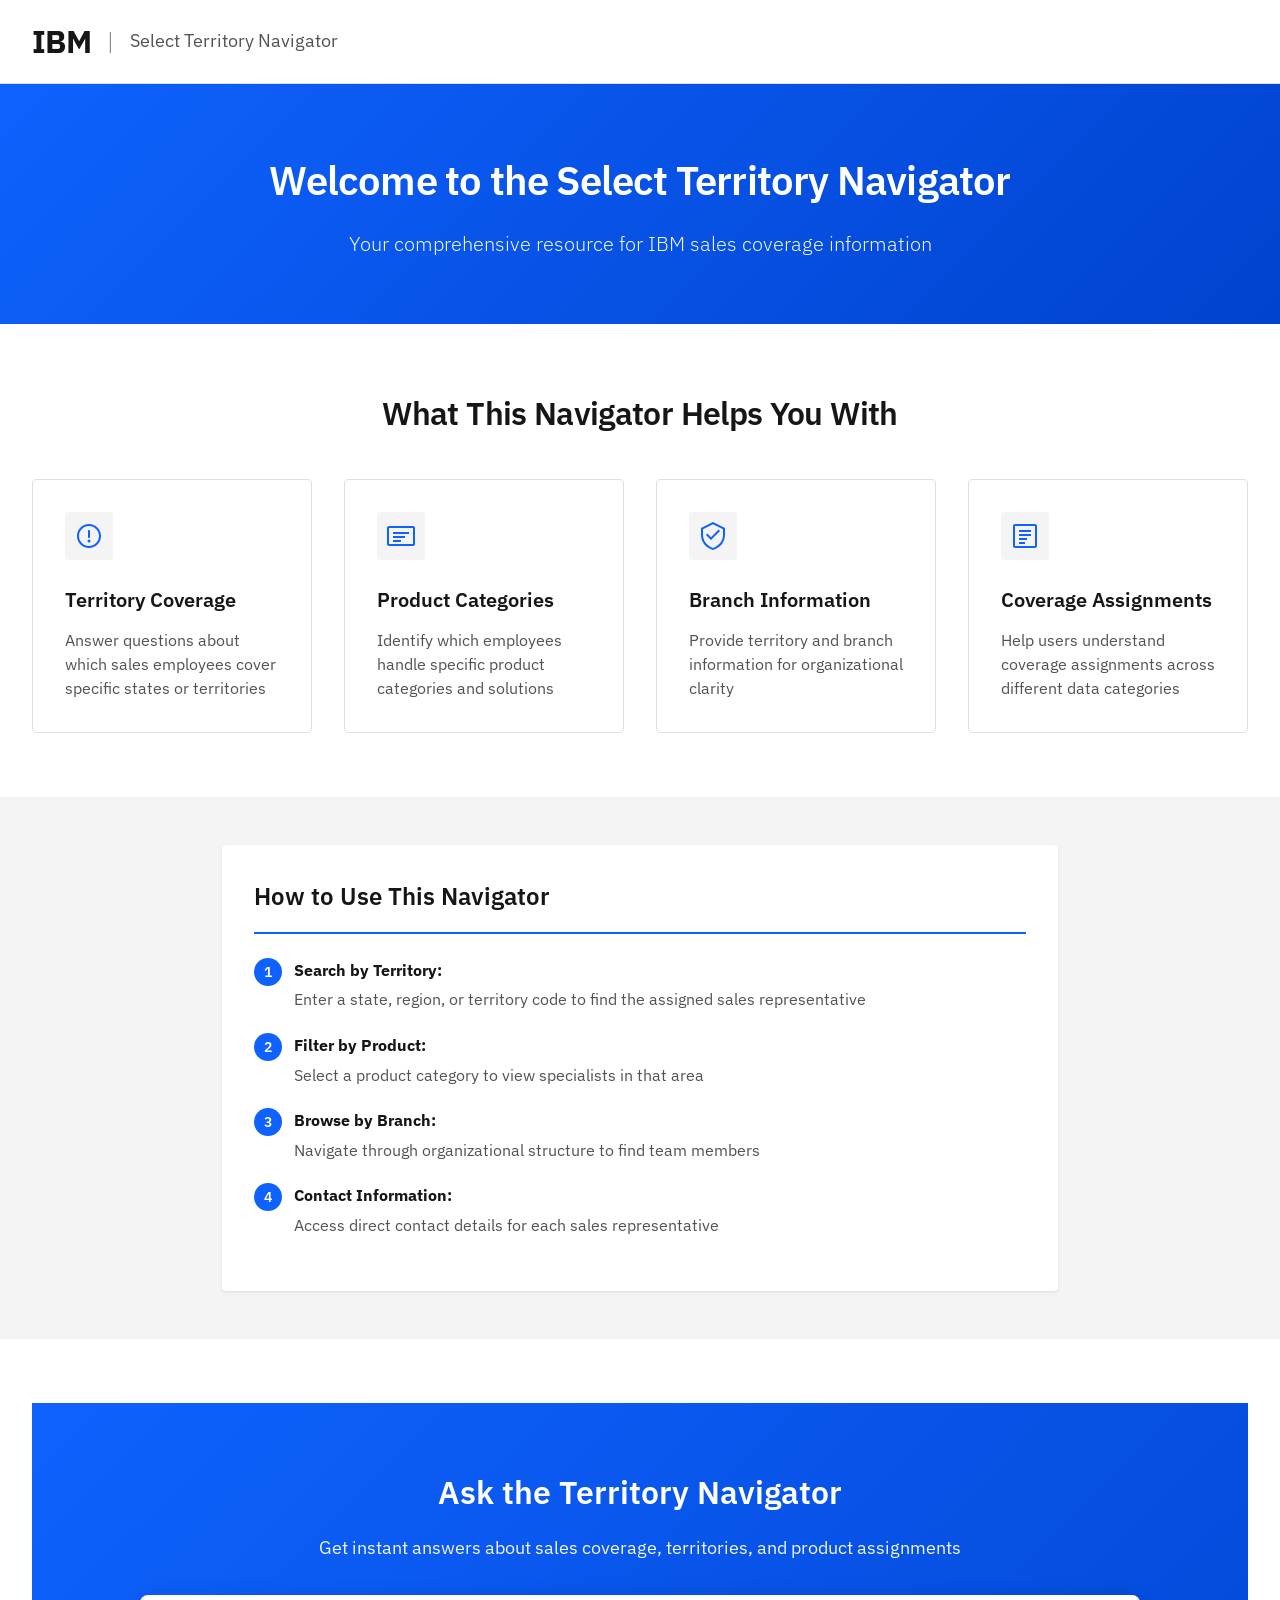
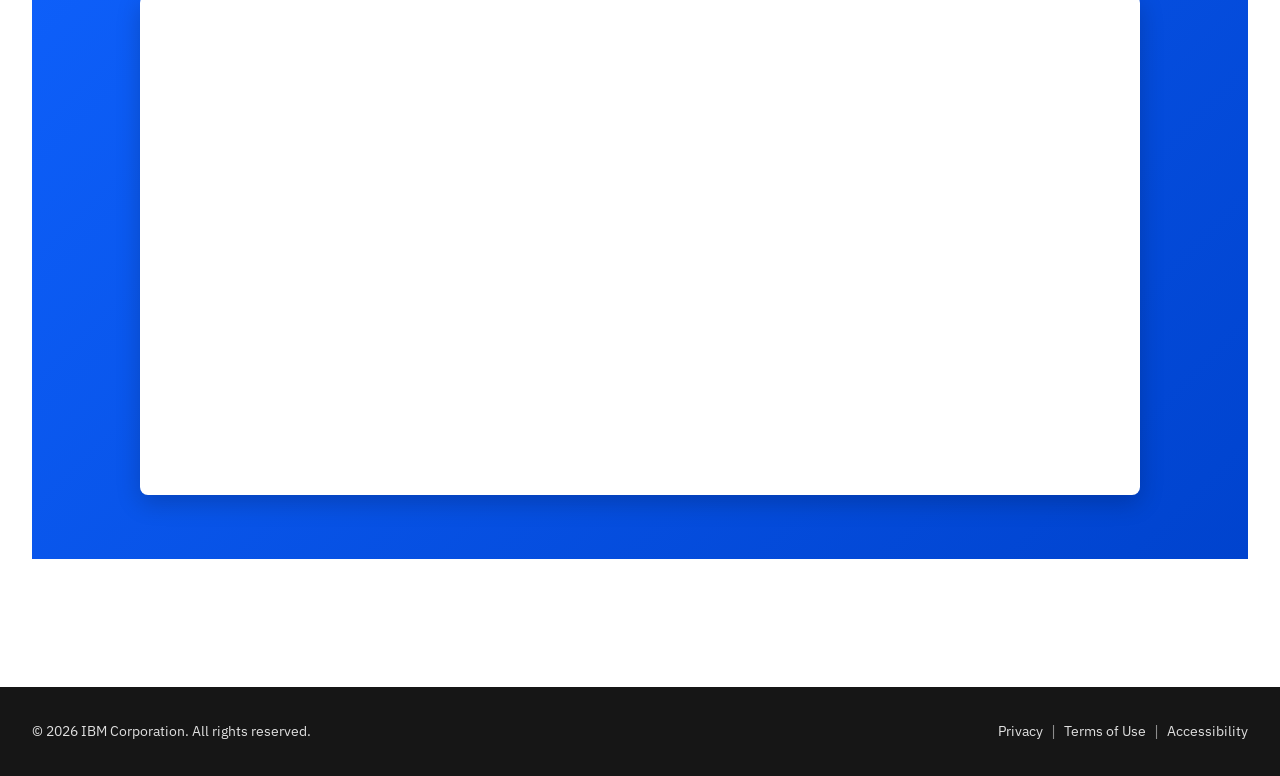
<file: Select T Coverage Bob/index.html>
<!DOCTYPE html>
<html lang="en">
<head>
    <meta charset="UTF-8">
    <meta name="viewport" content="width=device-width, initial-scale=1.0">
    <title>IBM Select Territory Navigator</title>
    <link rel="stylesheet" href="styles.css">
    <link rel="preconnect" href="https://fonts.googleapis.com">
    <link rel="preconnect" href="https://fonts.gstatic.com" crossorigin>
    <link href="https://fonts.googleapis.com/css2?family=IBM+Plex+Sans:wght@300;400;500;600;700&display=swap" rel="stylesheet">
</head>
<body>
    <!-- Header -->
    <header class="header">
        <div class="container">
            <div class="header-content">
                <div class="logo-section">
                    <h1 class="logo">IBM</h1>
                    <span class="divider">|</span>
                    <span class="tagline">Select Territory Navigator</span>
                </div>
            </div>
        </div>
    </header>

    <!-- Hero Section -->
    <section class="hero">
        <div class="container">
            <h2 class="hero-title">Welcome to the Select Territory Navigator</h2>
            <p class="hero-subtitle">Your comprehensive resource for IBM sales coverage information</p>
        </div>
    </section>

    <!-- Main Content -->
    <main class="main-content">
        <div class="container">
            <!-- Description Section -->
            <section class="description-section">
                <h3 class="section-title">What This Navigator Helps You With</h3>
                <div class="features-grid">
                    <div class="feature-card">
                        <div class="feature-icon">
                            <svg width="32" height="32" viewBox="0 0 32 32" fill="none" xmlns="http://www.w3.org/2000/svg">
                                <path d="M16 4C9.4 4 4 9.4 4 16C4 22.6 9.4 28 16 28C22.6 28 28 22.6 28 16C28 9.4 22.6 4 16 4ZM16 26C10.5 26 6 21.5 6 16C6 10.5 10.5 6 16 6C21.5 6 26 10.5 26 16C26 21.5 21.5 26 16 26Z" fill="#0F62FE"/>
                                <path d="M16 10C15.4 10 15 10.4 15 11V17C15 17.6 15.4 18 16 18C16.6 18 17 17.6 17 17V11C17 10.4 16.6 10 16 10Z" fill="#0F62FE"/>
                                <circle cx="16" cy="21" r="1.5" fill="#0F62FE"/>
                            </svg>
                        </div>
                        <h4 class="feature-title">Territory Coverage</h4>
                        <p class="feature-description">Answer questions about which sales employees cover specific states or territories</p>
                    </div>

                    <div class="feature-card">
                        <div class="feature-icon">
                            <svg width="32" height="32" viewBox="0 0 32 32" fill="none" xmlns="http://www.w3.org/2000/svg">
                                <path d="M28 6H4C2.9 6 2 6.9 2 8V24C2 25.1 2.9 26 4 26H28C29.1 26 30 25.1 30 24V8C30 6.9 29.1 6 28 6ZM28 24H4V8H28V24Z" fill="#0F62FE"/>
                                <path d="M8 12H24V14H8V12Z" fill="#0F62FE"/>
                                <path d="M8 16H20V18H8V16Z" fill="#0F62FE"/>
                                <path d="M8 20H16V22H8V20Z" fill="#0F62FE"/>
                            </svg>
                        </div>
                        <h4 class="feature-title">Product Categories</h4>
                        <p class="feature-description">Identify which employees handle specific product categories and solutions</p>
                    </div>

                    <div class="feature-card">
                        <div class="feature-icon">
                            <svg width="32" height="32" viewBox="0 0 32 32" fill="none" xmlns="http://www.w3.org/2000/svg">
                                <path d="M16 2L4 8V15C4 22 9 28.1 16 30C23 28.1 28 22 28 15V8L16 2ZM26 15C26 20.5 22.2 25.7 16 27.9C9.8 25.7 6 20.5 6 15V9.3L16 4.2L26 9.3V15Z" fill="#0F62FE"/>
                                <path d="M14 20L9 15L10.4 13.6L14 17.2L21.6 9.6L23 11L14 20Z" fill="#0F62FE"/>
                            </svg>
                        </div>
                        <h4 class="feature-title">Branch Information</h4>
                        <p class="feature-description">Provide territory and branch information for organizational clarity</p>
                    </div>

                    <div class="feature-card">
                        <div class="feature-icon">
                            <svg width="32" height="32" viewBox="0 0 32 32" fill="none" xmlns="http://www.w3.org/2000/svg">
                                <path d="M26 4H6C4.9 4 4 4.9 4 6V26C4 27.1 4.9 28 6 28H26C27.1 28 28 27.1 28 26V6C28 4.9 27.1 4 26 4ZM26 26H6V6H26V26Z" fill="#0F62FE"/>
                                <path d="M10 10H22V12H10V10Z" fill="#0F62FE"/>
                                <path d="M10 14H22V16H10V14Z" fill="#0F62FE"/>
                                <path d="M10 18H18V20H10V18Z" fill="#0F62FE"/>
                                <path d="M10 22H16V24H10V22Z" fill="#0F62FE"/>
                            </svg>
                        </div>
                        <h4 class="feature-title">Coverage Assignments</h4>
                        <p class="feature-description">Help users understand coverage assignments across different data categories</p>
                    </div>
                </div>
            </section>

            <!-- Information Section -->
            <section class="info-section">
                <div class="info-grid">
                    <div class="info-card">
                        <h3 class="info-title">How to Use This Navigator</h3>
                        <div class="info-content">
                            <ol class="instruction-list">
                                <li>
                                    <strong>Search by Territory:</strong> Enter a state, region, or territory code to find the assigned sales representative
                                </li>
                                <li>
                                    <strong>Filter by Product:</strong> Select a product category to view specialists in that area
                                </li>
                                <li>
                                    <strong>Browse by Branch:</strong> Navigate through organizational structure to find team members
                                </li>
                                <li>
                                    <strong>Contact Information:</strong> Access direct contact details for each sales representative
                                </li>
                            </ol>
                        </div>
                    </div>

                </div>
            </section>

            <!-- Chat Section -->
            <section class="chat-section">
                <div class="chat-container">
                    <h3 class="chat-title">Ask the Territory Navigator</h3>
                    <p class="chat-description">Get instant answers about sales coverage, territories, and product assignments</p>
                    <div id="root" class="chat-widget"></div>
                </div>
            </section>
        </div>
    </main>

    <!-- Footer -->
    <footer class="footer">
        <div class="container">
            <div class="footer-content">
                <p class="footer-text">&copy; 2026 IBM Corporation. All rights reserved.</p>
                <div class="footer-links">
                    <a href="#" class="footer-link">Privacy</a>
                    <span class="footer-separator">|</span>
                    <a href="#" class="footer-link">Terms of Use</a>
                    <span class="footer-separator">|</span>
                    <a href="#" class="footer-link">Accessibility</a>
                </div>
            </div>
        </div>
    </footer>

    <script>
      window.wxOConfiguration = {
        orchestrationID: "20250515-0842-1296-007a-e0e811607ceb_20250515-2143-5278-0081-5721aa0b2cb4",
        hostURL: "https://dl.watson-orchestrate.ibm.com",
        rootElementID: "root",
        chatOptions: {
            agentId: "558312fe-7895-41c2-8be8-000401b7cddb",
        }
      };
      setTimeout(function () {
        const script = document.createElement('script');
        script.src = `${window.wxOConfiguration.hostURL}/wxochat/wxoLoader.js?embed=true`;
        script.addEventListener('load', function () {
            wxoLoader.init();
        });
        document.head.appendChild(script);
      }, 0);
    </script>
</body>
</html>
</file>
<file: Select T Coverage Bob/styles.css>
/* IBM Brand Colors */
:root {
    --ibm-blue: #0F62FE;
    --ibm-blue-dark: #0043CE;
    --ibm-blue-light: #4589FF;
    --ibm-gray-10: #F4F4F4;
    --ibm-gray-20: #E0E0E0;
    --ibm-gray-50: #8D8D8D;
    --ibm-gray-70: #525252;
    --ibm-gray-90: #262626;
    --ibm-gray-100: #161616;
    --white: #FFFFFF;
    --text-primary: #161616;
    --text-secondary: #525252;
}

/* Reset and Base Styles */
* {
    margin: 0;
    padding: 0;
    box-sizing: border-box;
}

body {
    font-family: 'IBM Plex Sans', -apple-system, BlinkMacSystemFont, 'Segoe UI', Roboto, 'Helvetica Neue', Arial, sans-serif;
    line-height: 1.6;
    color: var(--text-primary);
    background-color: var(--white);
    -webkit-font-smoothing: antialiased;
    -moz-osx-font-smoothing: grayscale;
}

.container {
    max-width: 1280px;
    margin: 0 auto;
    padding: 0 2rem;
}

/* Header */
.header {
    background-color: var(--white);
    border-bottom: 1px solid var(--ibm-gray-20);
    padding: 1rem 0;
    position: sticky;
    top: 0;
    z-index: 1000;
    box-shadow: 0 1px 2px rgba(0, 0, 0, 0.05);
}

.header-content {
    display: flex;
    align-items: center;
    justify-content: space-between;
}

.logo-section {
    display: flex;
    align-items: center;
    gap: 1rem;
}

.logo {
    font-size: 2rem;
    font-weight: 700;
    color: var(--text-primary);
    letter-spacing: -0.02em;
}

.divider {
    color: var(--ibm-gray-50);
    font-size: 1.5rem;
    font-weight: 300;
}

.tagline {
    font-size: 1.125rem;
    font-weight: 400;
    color: var(--text-secondary);
}

/* Hero Section */
.hero {
    background: linear-gradient(135deg, var(--ibm-blue) 0%, var(--ibm-blue-dark) 100%);
    color: var(--white);
    padding: 4rem 0;
    text-align: center;
}

.hero-title {
    font-size: 2.5rem;
    font-weight: 600;
    margin-bottom: 1rem;
    letter-spacing: -0.02em;
}

.hero-subtitle {
    font-size: 1.25rem;
    font-weight: 300;
    opacity: 0.95;
    max-width: 600px;
    margin: 0 auto;
}

/* Main Content */
.main-content {
    padding: 4rem 0;
}

/* Description Section */
.description-section {
    margin-bottom: 4rem;
}

.section-title {
    font-size: 2rem;
    font-weight: 600;
    color: var(--text-primary);
    margin-bottom: 2.5rem;
    text-align: center;
    letter-spacing: -0.02em;
}

.features-grid {
    display: grid;
    grid-template-columns: repeat(auto-fit, minmax(280px, 1fr));
    gap: 2rem;
    margin-top: 2rem;
}

.feature-card {
    background: var(--white);
    border: 1px solid var(--ibm-gray-20);
    border-radius: 4px;
    padding: 2rem;
    transition: all 0.3s ease;
}

.feature-card:hover {
    border-color: var(--ibm-blue);
    box-shadow: 0 4px 12px rgba(15, 98, 254, 0.1);
    transform: translateY(-2px);
}

.feature-icon {
    width: 48px;
    height: 48px;
    display: flex;
    align-items: center;
    justify-content: center;
    background-color: var(--ibm-gray-10);
    border-radius: 4px;
    margin-bottom: 1.5rem;
}

.feature-title {
    font-size: 1.25rem;
    font-weight: 600;
    color: var(--text-primary);
    margin-bottom: 0.75rem;
}

.feature-description {
    font-size: 1rem;
    color: var(--text-secondary);
    line-height: 1.5;
}

/* Information Section */
.info-section {
    background-color: var(--ibm-gray-10);
    padding: 3rem 0;
    margin: 4rem -2rem;
}

.info-grid {
    display: grid;
    grid-template-columns: 1fr;
    max-width: 900px;
    margin: 0 auto;
    gap: 2rem;
    padding: 0 2rem;
}

.info-card {
    background: var(--white);
    border-radius: 4px;
    padding: 2rem;
    box-shadow: 0 1px 3px rgba(0, 0, 0, 0.1);
}

.info-title {
    font-size: 1.5rem;
    font-weight: 600;
    color: var(--text-primary);
    margin-bottom: 1.5rem;
    padding-bottom: 1rem;
    border-bottom: 2px solid var(--ibm-blue);
}

.info-content {
    color: var(--text-secondary);
}

.instruction-list {
    list-style: none;
    counter-reset: instruction-counter;
}

.instruction-list li {
    counter-increment: instruction-counter;
    margin-bottom: 1.25rem;
    padding-left: 2.5rem;
    position: relative;
    line-height: 1.6;
}

.instruction-list li::before {
    content: counter(instruction-counter);
    position: absolute;
    left: 0;
    top: 0;
    width: 1.75rem;
    height: 1.75rem;
    background-color: var(--ibm-blue);
    color: var(--white);
    border-radius: 50%;
    display: flex;
    align-items: center;
    justify-content: center;
    font-weight: 600;
    font-size: 0.875rem;
}

.instruction-list li strong {
    color: var(--text-primary);
    display: block;
    margin-bottom: 0.25rem;
}

.contact-intro {
    margin-bottom: 1.5rem;
    line-height: 1.6;
}

.contact-details {
    background-color: var(--ibm-gray-10);
    padding: 1.5rem;
    border-radius: 4px;
    margin-bottom: 1.5rem;
}

.contact-item {
    display: flex;
    align-items: baseline;
    margin-bottom: 1rem;
    gap: 0.5rem;
}

.contact-item:last-child {
    margin-bottom: 0;
}

.contact-label {
    font-weight: 600;
    color: var(--text-primary);
    min-width: 80px;
}

.contact-link {
    color: var(--ibm-blue);
    text-decoration: none;
    transition: color 0.2s ease;
}

.contact-link:hover {
    color: var(--ibm-blue-dark);
    text-decoration: underline;
}

.contact-value {
    color: var(--text-secondary);
}

.support-note {
    background-color: var(--ibm-blue-light);
    background-color: rgba(15, 98, 254, 0.05);
    border-left: 3px solid var(--ibm-blue);
    padding: 1rem;
    border-radius: 0 4px 4px 0;
}

.support-note p {
    color: var(--text-primary);
    font-size: 0.9375rem;
    line-height: 1.5;
}

.support-note strong {
    color: var(--ibm-blue-dark);
}

/* Chat Section */
.chat-section {
    background: linear-gradient(135deg, var(--ibm-blue) 0%, var(--ibm-blue-dark) 100%);
    padding: 4rem 0;
    margin-top: 2rem;
}

.chat-container {
    max-width: 1000px;
    margin: 0 auto;
    text-align: center;
}

.chat-title {
    font-size: 2rem;
    font-weight: 600;
    color: var(--white);
    margin-bottom: 1rem;
}

.chat-description {
    font-size: 1.125rem;
    color: var(--white);
    opacity: 0.95;
    margin-bottom: 2rem;
    line-height: 1.6;
}

.chat-widget {
    background-color: var(--white);
    border-radius: 8px;
    min-height: 500px;
    box-shadow: 0 8px 24px rgba(0, 0, 0, 0.2);
    padding: 1rem;
}

/* Footer */
.footer {
    background-color: var(--ibm-gray-100);
    color: var(--ibm-gray-20);
    padding: 2rem 0;
    margin-top: 4rem;
}

.footer-content {
    display: flex;
    justify-content: space-between;
    align-items: center;
    flex-wrap: wrap;
    gap: 1rem;
}

.footer-text {
    font-size: 0.875rem;
}

.footer-links {
    display: flex;
    align-items: center;
    gap: 0.5rem;
}

.footer-link {
    color: var(--ibm-gray-20);
    text-decoration: none;
    font-size: 0.875rem;
    transition: color 0.2s ease;
}

.footer-link:hover {
    color: var(--white);
}

.footer-separator {
    color: var(--ibm-gray-50);
}

/* Responsive Design */
@media (max-width: 768px) {
    .container {
        padding: 0 1rem;
    }

    .logo-section {
        flex-direction: column;
        align-items: flex-start;
        gap: 0.5rem;
    }

    .divider {
        display: none;
    }

    .tagline {
        font-size: 1rem;
    }

    .hero-title {
        font-size: 1.75rem;
    }

    .hero-subtitle {
        font-size: 1rem;
    }

    .section-title {
        font-size: 1.5rem;
    }

    .features-grid {
        grid-template-columns: 1fr;
    }

    .info-grid {
        grid-template-columns: 1fr;
        padding: 0 1rem;
    }

    .info-section {
        margin: 4rem -1rem;
    }

    .footer-content {
        flex-direction: column;
        text-align: center;
    }

    .chat-title {
        font-size: 1.5rem;
    }

    .chat-description {
        font-size: 1rem;
    }

    .chat-widget {
        min-height: 400px;
    }
}

@media (max-width: 480px) {
    .hero {
        padding: 3rem 0;
    }

    .main-content {
        padding: 2rem 0;
    }

    .feature-card {
        padding: 1.5rem;
    }

    .info-card {
        padding: 1.5rem;
    }

    .chat-widget {
        min-height: 350px;
        padding: 0.5rem;
    }
}

/* Made with Bob */
</file>
